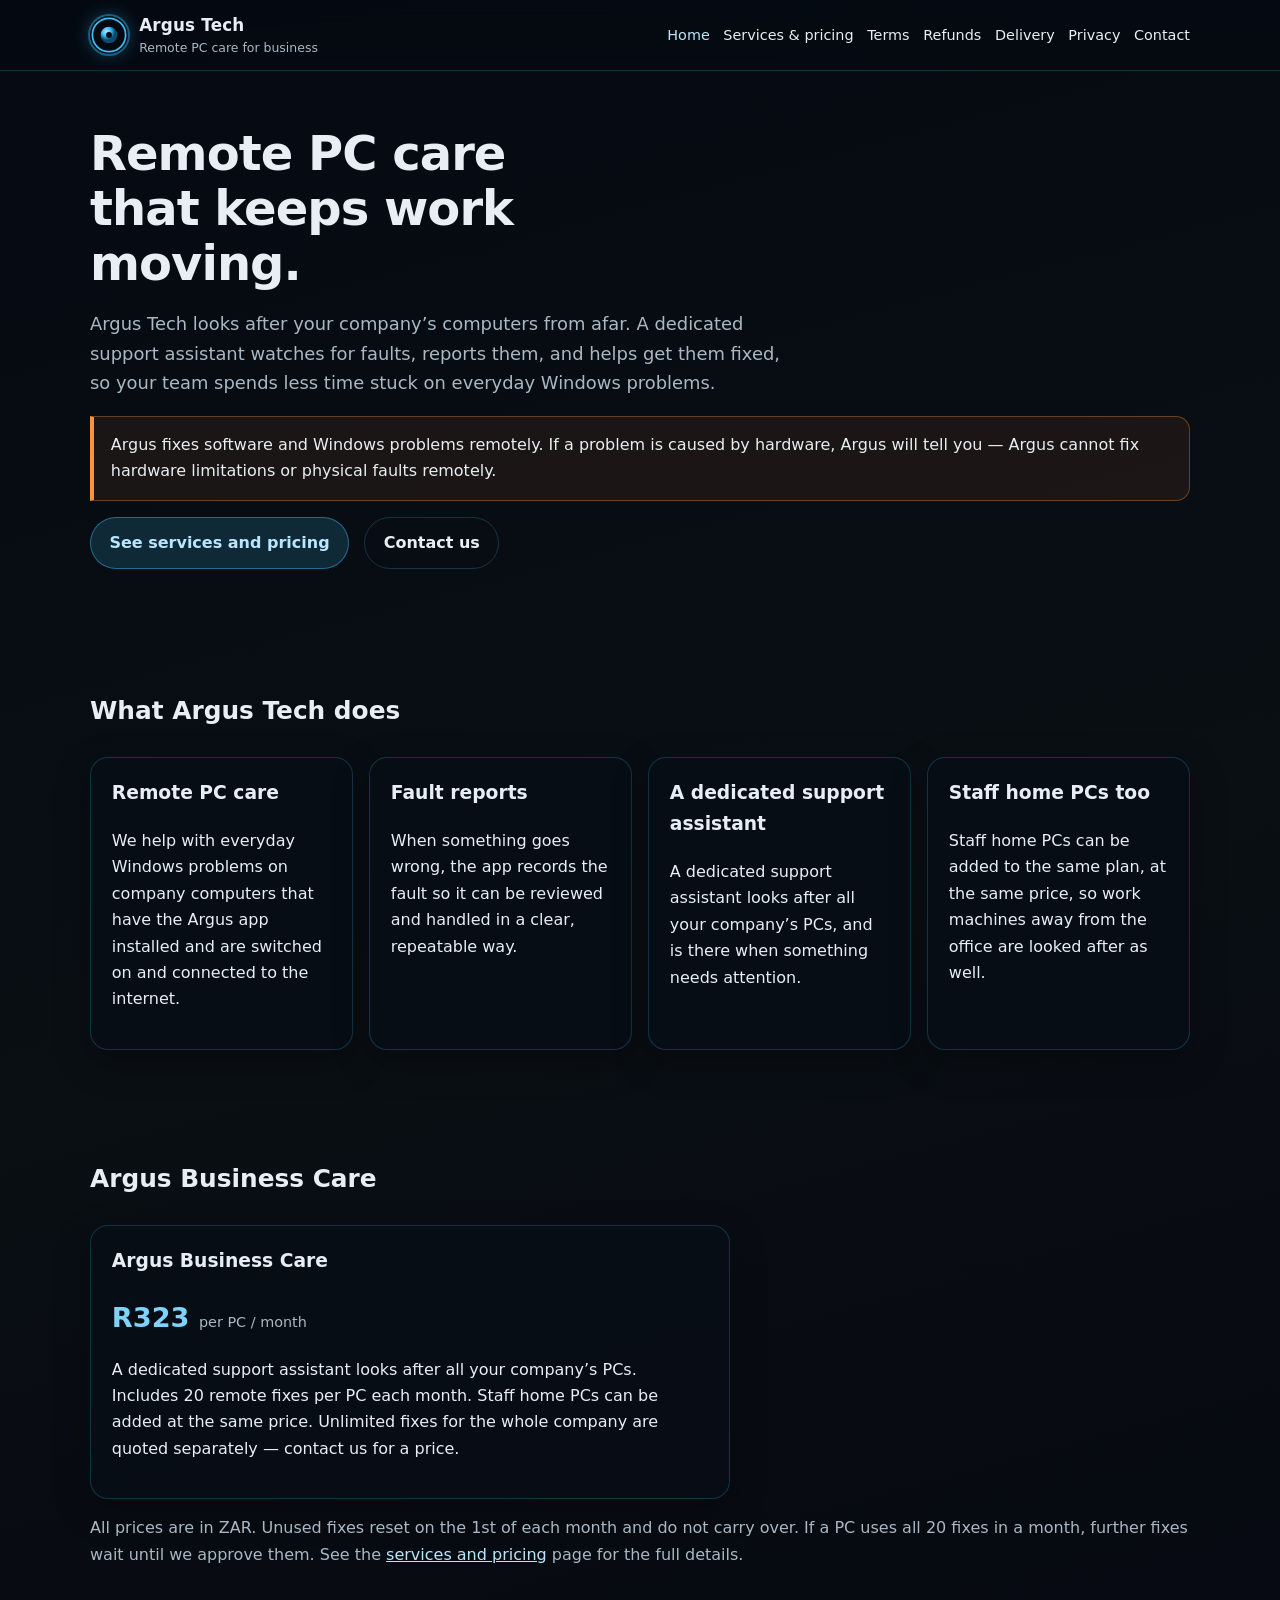
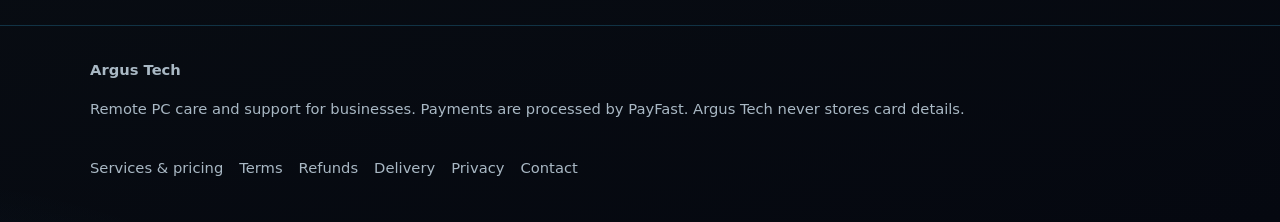
<file: index.html>
<!DOCTYPE html>
<html lang="en">
<head>
  <meta charset="utf-8">
  <meta name="viewport" content="width=device-width, initial-scale=1">
  <meta name="theme-color" content="#0a0f14">
  <title>Home · Argus Tech</title>
  <meta name="description" content="Argus Tech provides remote PC care for businesses. Argus Business Care looks after your company's PCs from afar, at R323 per PC per month, with 20 remote fixes per PC.">
  <meta name="robots" content="index,follow">
  <link rel="stylesheet" href="styles.css">
  <link rel="icon" href="favicon.svg" type="image/svg+xml">
</head>
<body>
  <header>
    <div class="wrap nav">
      <a class="brand" href="index.html">
        <img class="logo" src="logo.svg" width="38" height="38" alt="">
        <span><strong>Argus Tech</strong><span class="tag">Remote PC care for business</span></span>
      </a>
      <nav aria-label="Main"><ul><li><a href="index.html" aria-current="page">Home</a></li><li><a href="services.html">Services & pricing</a></li><li><a href="terms.html">Terms</a></li><li><a href="refunds.html">Refunds</a></li><li><a href="delivery.html">Delivery</a></li><li><a href="privacy.html">Privacy</a></li><li><a href="contact.html">Contact</a></li></ul></nav>
    </div>
  </header>

  <section class="hero" id="home">
    <div class="wrap">
      <h1>Remote PC care that keeps work moving.</h1>
      <p class="lead">Argus Tech looks after your company’s computers from afar. A dedicated support assistant watches for faults, reports them, and helps get them fixed, so your team spends less time stuck on everyday Windows problems.</p>
      <p class="note hardware">Argus fixes software and Windows problems remotely. If a problem is caused by hardware, Argus will tell you — Argus cannot fix hardware limitations or physical faults remotely.</p>
      <p><a class="cta" href="services.html">See services and pricing</a> &nbsp; <a class="cta secondary" href="contact.html">Contact us</a></p>
    </div>
  </section>
  <section class="section">
    <div class="wrap">
      <h2>What Argus Tech does</h2>
      <div class="grid cards">
        <article class="card"><h3>Remote PC care</h3><p>We help with everyday Windows problems on company computers that have the Argus app installed and are switched on and connected to the internet.</p></article>
        <article class="card"><h3>Fault reports</h3><p>When something goes wrong, the app records the fault so it can be reviewed and handled in a clear, repeatable way.</p></article>
        <article class="card"><h3>A dedicated support assistant</h3><p>A dedicated support assistant looks after all your company’s PCs, and is there when something needs attention.</p></article>
        <article class="card"><h3>Staff home PCs too</h3><p>Staff home PCs can be added to the same plan, at the same price, so work machines away from the office are looked after as well.</p></article>
      </div>
    </div>
  </section>
  <section class="section">
    <div class="wrap">
      <h2>Argus Business Care</h2>
      <div class="grid cards feature-plan">
        <article class="plan feature">
          <h3>Argus Business Care</h3>
          <p class="price">R323 <small>per PC / month</small></p>
          <p>A dedicated support assistant looks after all your company’s PCs. Includes 20 remote fixes per PC each month. Staff home PCs can be added at the same price. Unlimited fixes for the whole company are quoted separately — contact us for a price.</p>
        </article>
      </div>
      <p class="muted">All prices are in ZAR. Unused fixes reset on the 1st of each month and do not carry over. If a PC uses all 20 fixes in a month, further fixes wait until we approve them. See the <a href="services.html">services and pricing</a> page for the full details.</p>
    </div>
  </section>

  <footer>
    <div class="wrap foot">
      <div>
        <strong>Argus Tech</strong>
        <p>Remote PC care and support for businesses. Payments are processed by PayFast. Argus Tech never stores card details.</p>
      </div>
      <div class="policies">
        <a href="services.html">Services &amp; pricing</a>
        <a href="terms.html">Terms</a>
        <a href="refunds.html">Refunds</a>
        <a href="delivery.html">Delivery</a>
        <a href="privacy.html">Privacy</a>
        <a href="contact.html">Contact</a>
      </div>
    </div>
  </footer>
</body>
</html>
</file>
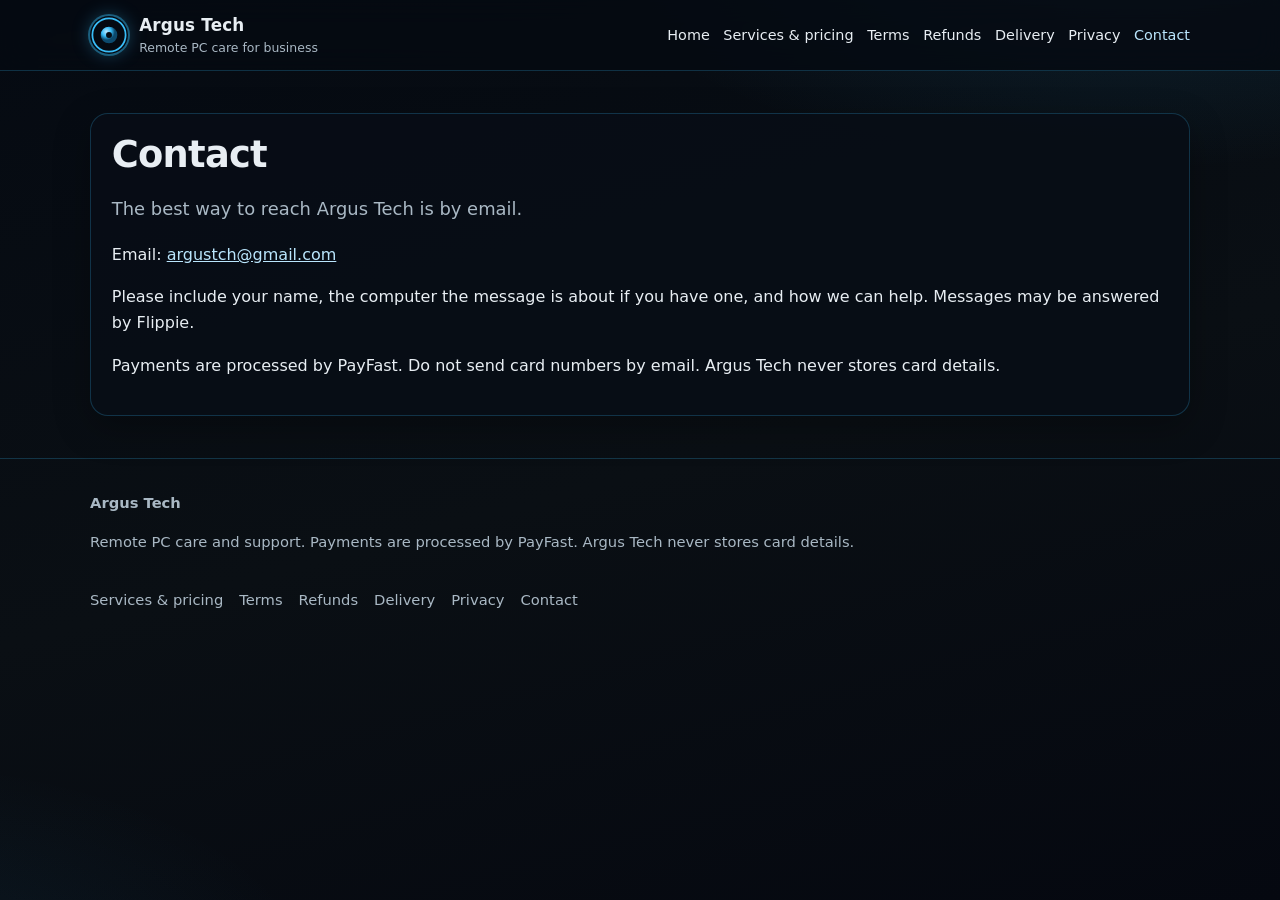
<file: contact.html>
<!DOCTYPE html>
<html lang="en">
<head>
  <meta charset="utf-8">
  <meta name="viewport" content="width=device-width, initial-scale=1">
  <meta name="theme-color" content="#0a0f14">
  <title>Contact · Argus Tech</title>
  <meta name="description" content="Contact Argus Tech by email.">
  <meta name="robots" content="index,follow">
  <link rel="stylesheet" href="styles.css">
  <link rel="icon" href="favicon.svg" type="image/svg+xml">
</head>
<body>
  <header>
    <div class="wrap nav">
      <a class="brand" href="index.html">
        <img class="logo" src="logo.svg" width="38" height="38" alt="">
        <span><strong>Argus Tech</strong><span class="tag">Remote PC care for business</span></span>
      </a>
      <nav aria-label="Main"><ul><li><a href="index.html">Home</a></li><li><a href="services.html">Services & pricing</a></li><li><a href="terms.html">Terms</a></li><li><a href="refunds.html">Refunds</a></li><li><a href="delivery.html">Delivery</a></li><li><a href="privacy.html">Privacy</a></li><li><a href="contact.html" aria-current="page">Contact</a></li></ul></nav>
    </div>
  </header>

  <section class="section">
    <div class="wrap">
      <article class="panel">
        <h1>Contact</h1>
        <p class="lead">The best way to reach Argus Tech is by email.</p>
        <p>Email: <a href="mailto:argustch@gmail.com">argustch@gmail.com</a></p>
        <p>Please include your name, the computer the message is about if you have one, and how we can help. Messages may be answered by Flippie.</p>
        <p>Payments are processed by PayFast. Do not send card numbers by email. Argus Tech never stores card details.</p>
      </article>
    </div>
  </section>

  <footer>
    <div class="wrap foot">
      <div>
        <strong>Argus Tech</strong>
        <p>Remote PC care and support. Payments are processed by PayFast. Argus Tech never stores card details.</p>
      </div>
      <div class="policies">
        <a href="services.html">Services &amp; pricing</a>
        <a href="terms.html">Terms</a>
        <a href="refunds.html">Refunds</a>
        <a href="delivery.html">Delivery</a>
        <a href="privacy.html">Privacy</a>
        <a href="contact.html">Contact</a>
      </div>
    </div>
  </footer>
</body>
</html>
</file>
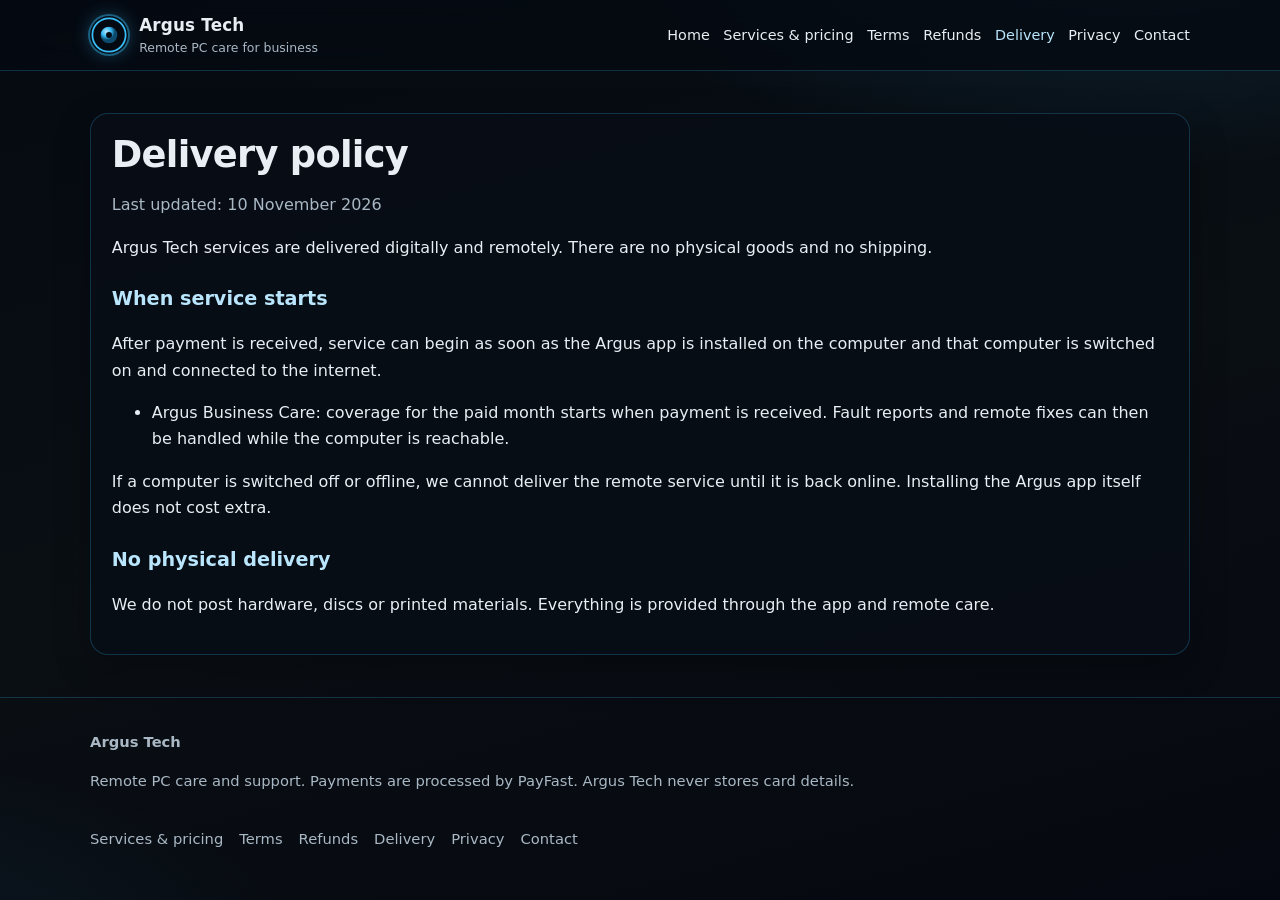
<file: delivery.html>
<!DOCTYPE html>
<html lang="en">
<head>
  <meta charset="utf-8">
  <meta name="viewport" content="width=device-width, initial-scale=1">
  <meta name="theme-color" content="#0a0f14">
  <title>Delivery policy · Argus Tech</title>
  <meta name="description" content="Argus Tech delivery policy: remote digital service, no physical shipping.">
  <meta name="robots" content="index,follow">
  <link rel="stylesheet" href="styles.css">
  <link rel="icon" href="favicon.svg" type="image/svg+xml">
</head>
<body>
  <header>
    <div class="wrap nav">
      <a class="brand" href="index.html">
        <img class="logo" src="logo.svg" width="38" height="38" alt="">
        <span><strong>Argus Tech</strong><span class="tag">Remote PC care for business</span></span>
      </a>
      <nav aria-label="Main"><ul><li><a href="index.html">Home</a></li><li><a href="services.html">Services & pricing</a></li><li><a href="terms.html">Terms</a></li><li><a href="refunds.html">Refunds</a></li><li><a href="delivery.html" aria-current="page">Delivery</a></li><li><a href="privacy.html">Privacy</a></li><li><a href="contact.html">Contact</a></li></ul></nav>
    </div>
  </header>

  <section class="section">
    <div class="wrap">
      <article class="panel">
        <h1>Delivery policy</h1>
        <p class="muted">Last updated: 10 November 2026</p>
        <p>Argus Tech services are delivered digitally and remotely. There are no physical goods and no shipping.</p>
        <h2>When service starts</h2>
        <p>After payment is received, service can begin as soon as the Argus app is installed on the computer and that computer is switched on and connected to the internet.</p>
        <ul>
          <li>Argus Business Care: coverage for the paid month starts when payment is received. Fault reports and remote fixes can then be handled while the computer is reachable.</li>
        </ul>
        <p>If a computer is switched off or offline, we cannot deliver the remote service until it is back online. Installing the Argus app itself does not cost extra.</p>
        <h2>No physical delivery</h2>
        <p>We do not post hardware, discs or printed materials. Everything is provided through the app and remote care.</p>
      </article>
    </div>
  </section>

  <footer>
    <div class="wrap foot">
      <div>
        <strong>Argus Tech</strong>
        <p>Remote PC care and support. Payments are processed by PayFast. Argus Tech never stores card details.</p>
      </div>
      <div class="policies">
        <a href="services.html">Services &amp; pricing</a>
        <a href="terms.html">Terms</a>
        <a href="refunds.html">Refunds</a>
        <a href="delivery.html">Delivery</a>
        <a href="privacy.html">Privacy</a>
        <a href="contact.html">Contact</a>
      </div>
    </div>
  </footer>
</body>
</html>
</file>
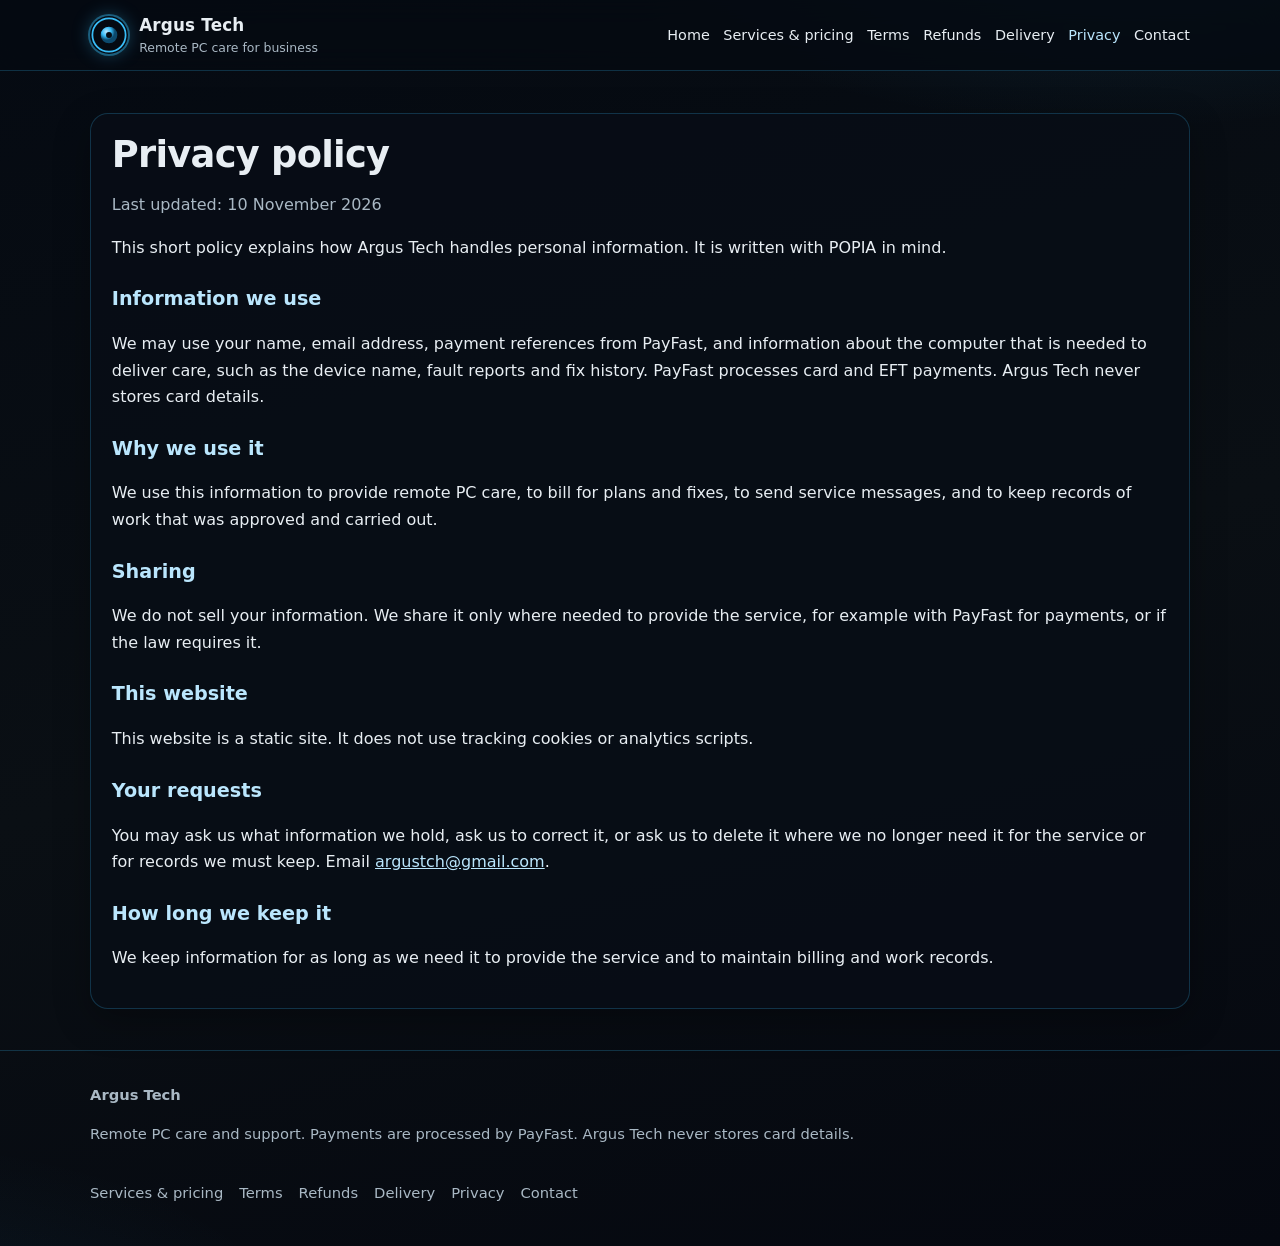
<file: privacy.html>
<!DOCTYPE html>
<html lang="en">
<head>
  <meta charset="utf-8">
  <meta name="viewport" content="width=device-width, initial-scale=1">
  <meta name="theme-color" content="#0a0f14">
  <title>Privacy policy · Argus Tech</title>
  <meta name="description" content="Argus Tech privacy policy, written with POPIA in mind.">
  <meta name="robots" content="index,follow">
  <link rel="stylesheet" href="styles.css">
  <link rel="icon" href="favicon.svg" type="image/svg+xml">
</head>
<body>
  <header>
    <div class="wrap nav">
      <a class="brand" href="index.html">
        <img class="logo" src="logo.svg" width="38" height="38" alt="">
        <span><strong>Argus Tech</strong><span class="tag">Remote PC care for business</span></span>
      </a>
      <nav aria-label="Main"><ul><li><a href="index.html">Home</a></li><li><a href="services.html">Services & pricing</a></li><li><a href="terms.html">Terms</a></li><li><a href="refunds.html">Refunds</a></li><li><a href="delivery.html">Delivery</a></li><li><a href="privacy.html" aria-current="page">Privacy</a></li><li><a href="contact.html">Contact</a></li></ul></nav>
    </div>
  </header>

  <section class="section">
    <div class="wrap">
      <article class="panel">
        <h1>Privacy policy</h1>
        <p class="muted">Last updated: 10 November 2026</p>
        <p>This short policy explains how Argus Tech handles personal information. It is written with POPIA in mind.</p>
        <h2>Information we use</h2>
        <p>We may use your name, email address, payment references from PayFast, and information about the computer that is needed to deliver care, such as the device name, fault reports and fix history. PayFast processes card and EFT payments. Argus Tech never stores card details.</p>
        <h2>Why we use it</h2>
        <p>We use this information to provide remote PC care, to bill for plans and fixes, to send service messages, and to keep records of work that was approved and carried out.</p>
        <h2>Sharing</h2>
        <p>We do not sell your information. We share it only where needed to provide the service, for example with PayFast for payments, or if the law requires it.</p>
        <h2>This website</h2>
        <p>This website is a static site. It does not use tracking cookies or analytics scripts.</p>
        <h2>Your requests</h2>
        <p>You may ask us what information we hold, ask us to correct it, or ask us to delete it where we no longer need it for the service or for records we must keep. Email <a href="mailto:argustch@gmail.com">argustch@gmail.com</a>.</p>
        <h2>How long we keep it</h2>
        <p>We keep information for as long as we need it to provide the service and to maintain billing and work records.</p>
      </article>
    </div>
  </section>

  <footer>
    <div class="wrap foot">
      <div>
        <strong>Argus Tech</strong>
        <p>Remote PC care and support. Payments are processed by PayFast. Argus Tech never stores card details.</p>
      </div>
      <div class="policies">
        <a href="services.html">Services &amp; pricing</a>
        <a href="terms.html">Terms</a>
        <a href="refunds.html">Refunds</a>
        <a href="delivery.html">Delivery</a>
        <a href="privacy.html">Privacy</a>
        <a href="contact.html">Contact</a>
      </div>
    </div>
  </footer>
</body>
</html>
</file>
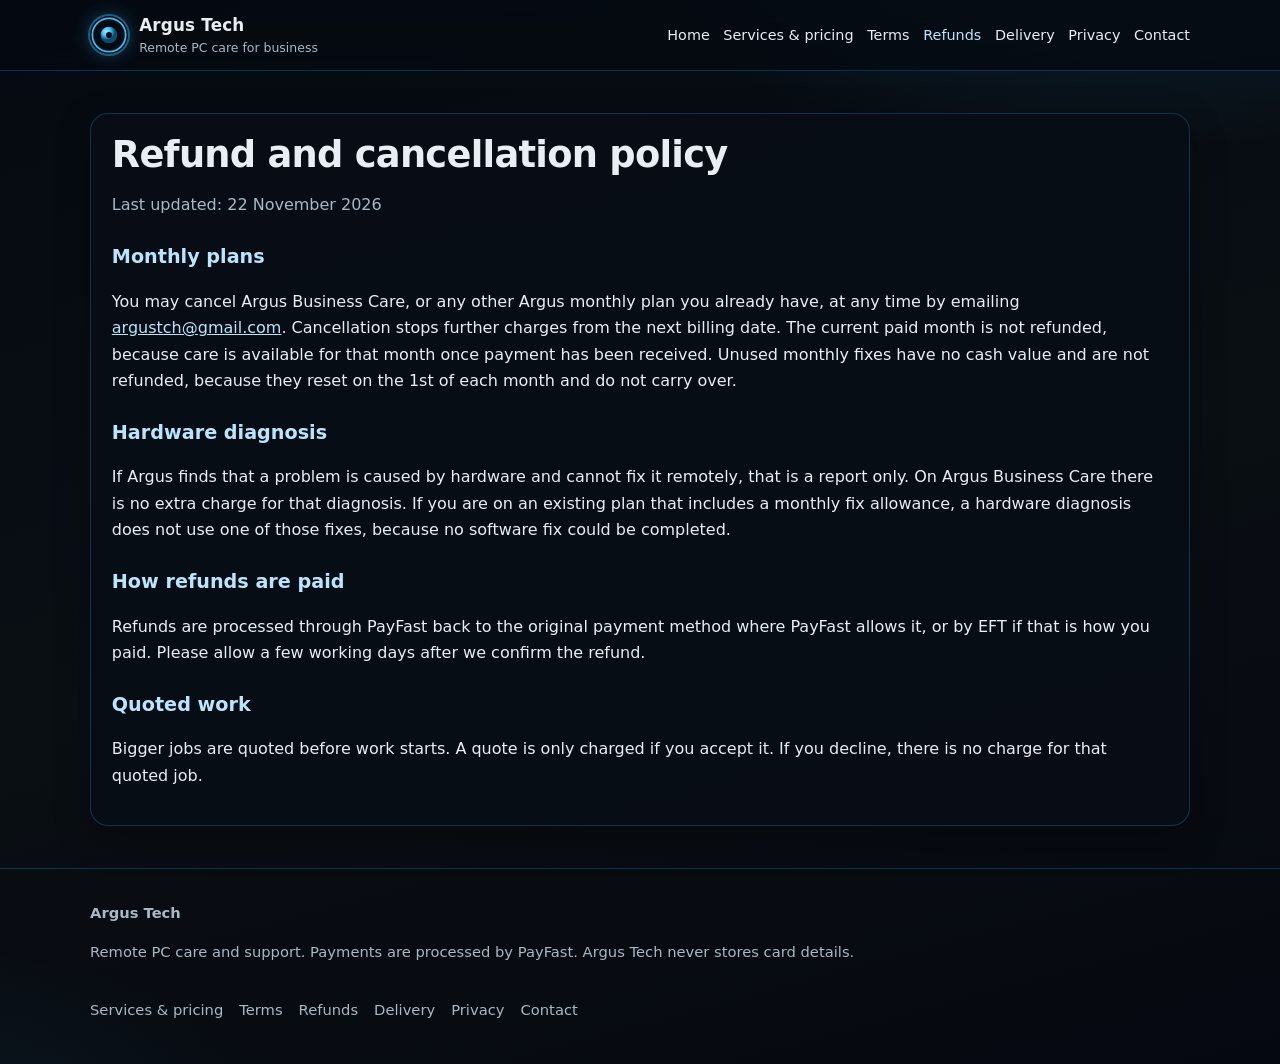
<file: refunds.html>
<!DOCTYPE html>
<html lang="en">
<head>
  <meta charset="utf-8">
  <meta name="viewport" content="width=device-width, initial-scale=1">
  <meta name="theme-color" content="#0a0f14">
  <title>Refund and cancellation policy · Argus Tech</title>
  <meta name="description" content="Argus Tech refund and cancellation policy.">
  <meta name="robots" content="index,follow">
  <link rel="stylesheet" href="styles.css">
  <link rel="icon" href="favicon.svg" type="image/svg+xml">
</head>
<body>
  <header>
    <div class="wrap nav">
      <a class="brand" href="index.html">
        <img class="logo" src="logo.svg" width="38" height="38" alt="">
        <span><strong>Argus Tech</strong><span class="tag">Remote PC care for business</span></span>
      </a>
      <nav aria-label="Main"><ul><li><a href="index.html">Home</a></li><li><a href="services.html">Services & pricing</a></li><li><a href="terms.html">Terms</a></li><li><a href="refunds.html" aria-current="page">Refunds</a></li><li><a href="delivery.html">Delivery</a></li><li><a href="privacy.html">Privacy</a></li><li><a href="contact.html">Contact</a></li></ul></nav>
    </div>
  </header>

  <section class="section">
    <div class="wrap">
      <article class="panel">
        <h1>Refund and cancellation policy</h1>
        <p class="muted">Last updated: 22 November 2026</p>
        <h2>Monthly plans</h2>
        <p>You may cancel Argus Business Care, or any other Argus monthly plan you already have, at any time by emailing <a href="mailto:argustch@gmail.com">argustch@gmail.com</a>. Cancellation stops further charges from the next billing date. The current paid month is not refunded, because care is available for that month once payment has been received. Unused monthly fixes have no cash value and are not refunded, because they reset on the 1st of each month and do not carry over.</p>
        <h2>Hardware diagnosis</h2>
        <p>If Argus finds that a problem is caused by hardware and cannot fix it remotely, that is a report only. On Argus Business Care there is no extra charge for that diagnosis. If you are on an existing plan that includes a monthly fix allowance, a hardware diagnosis does not use one of those fixes, because no software fix could be completed.</p>
        <h2>How refunds are paid</h2>
        <p>Refunds are processed through PayFast back to the original payment method where PayFast allows it, or by EFT if that is how you paid. Please allow a few working days after we confirm the refund.</p>
        <h2>Quoted work</h2>
        <p>Bigger jobs are quoted before work starts. A quote is only charged if you accept it. If you decline, there is no charge for that quoted job.</p>
      </article>
    </div>
  </section>

  <footer>
    <div class="wrap foot">
      <div>
        <strong>Argus Tech</strong>
        <p>Remote PC care and support. Payments are processed by PayFast. Argus Tech never stores card details.</p>
      </div>
      <div class="policies">
        <a href="services.html">Services &amp; pricing</a>
        <a href="terms.html">Terms</a>
        <a href="refunds.html">Refunds</a>
        <a href="delivery.html">Delivery</a>
        <a href="privacy.html">Privacy</a>
        <a href="contact.html">Contact</a>
      </div>
    </div>
  </footer>
</body>
</html>
</file>
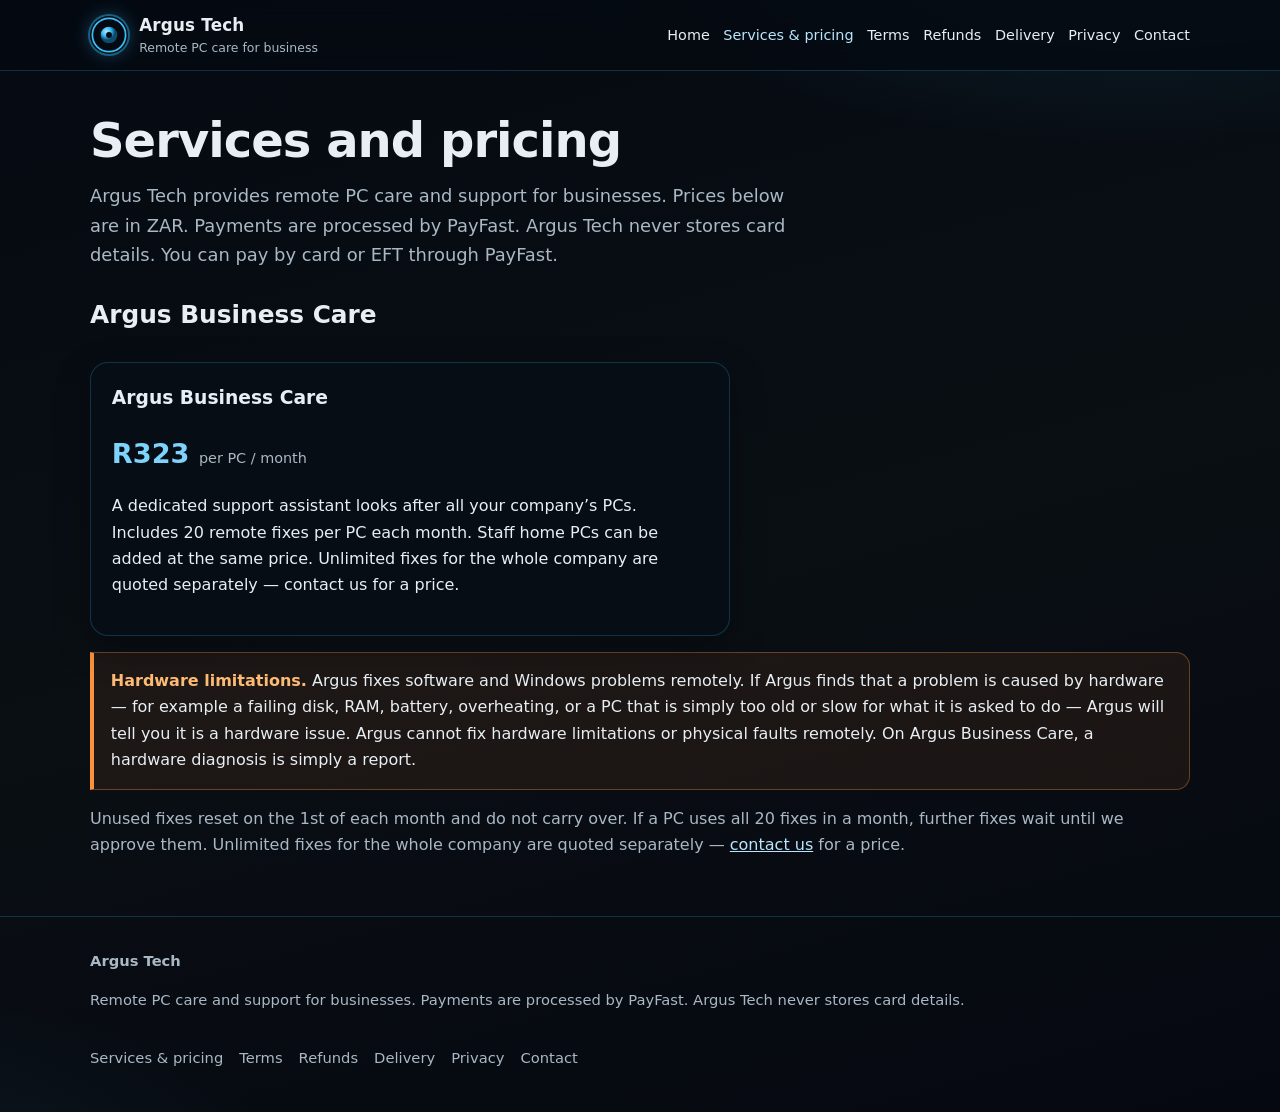
<file: services.html>
<!DOCTYPE html>
<html lang="en">
<head>
  <meta charset="utf-8">
  <meta name="viewport" content="width=device-width, initial-scale=1">
  <meta name="theme-color" content="#0a0f14">
  <title>Services and pricing · Argus Tech</title>
  <meta name="description" content="Argus Business Care is R323 per PC per month, with 20 remote fixes per PC and a dedicated support assistant for your company.">
  <meta name="robots" content="index,follow">
  <link rel="stylesheet" href="styles.css">
  <link rel="icon" href="favicon.svg" type="image/svg+xml">
</head>
<body>
  <header>
    <div class="wrap nav">
      <a class="brand" href="index.html">
        <img class="logo" src="logo.svg" width="38" height="38" alt="">
        <span><strong>Argus Tech</strong><span class="tag">Remote PC care for business</span></span>
      </a>
      <nav aria-label="Main"><ul><li><a href="index.html">Home</a></li><li><a href="services.html" aria-current="page">Services & pricing</a></li><li><a href="terms.html">Terms</a></li><li><a href="refunds.html">Refunds</a></li><li><a href="delivery.html">Delivery</a></li><li><a href="privacy.html">Privacy</a></li><li><a href="contact.html">Contact</a></li></ul></nav>
    </div>
  </header>

  <section class="section">
    <div class="wrap">
      <h1>Services and pricing</h1>
      <p class="lead">Argus Tech provides remote PC care and support for businesses. Prices below are in ZAR. Payments are processed by PayFast. Argus Tech never stores card details. You can pay by card or EFT through PayFast.</p>

      <h2>Argus Business Care</h2>
      <div class="grid cards feature-plan">
        <article class="plan feature">
          <h3>Argus Business Care</h3>
          <p class="price">R323 <small>per PC / month</small></p>
          <p>A dedicated support assistant looks after all your company’s PCs. Includes 20 remote fixes per PC each month. Staff home PCs can be added at the same price. Unlimited fixes for the whole company are quoted separately — contact us for a price.</p>
        </article>
      </div>
      <p class="note hardware"><strong>Hardware limitations.</strong> Argus fixes software and Windows problems remotely. If Argus finds that a problem is caused by hardware — for example a failing disk, RAM, battery, overheating, or a PC that is simply too old or slow for what it is asked to do — Argus will tell you it is a hardware issue. Argus cannot fix hardware limitations or physical faults remotely. On Argus Business Care, a hardware diagnosis is simply a report.</p>
      <p class="muted">Unused fixes reset on the 1st of each month and do not carry over. If a PC uses all 20 fixes in a month, further fixes wait until we approve them. Unlimited fixes for the whole company are quoted separately — <a href="contact.html">contact us</a> for a price.</p>
    </div>
  </section>

  <footer>
    <div class="wrap foot">
      <div>
        <strong>Argus Tech</strong>
        <p>Remote PC care and support for businesses. Payments are processed by PayFast. Argus Tech never stores card details.</p>
      </div>
      <div class="policies">
        <a href="services.html">Services &amp; pricing</a>
        <a href="terms.html">Terms</a>
        <a href="refunds.html">Refunds</a>
        <a href="delivery.html">Delivery</a>
        <a href="privacy.html">Privacy</a>
        <a href="contact.html">Contact</a>
      </div>
    </div>
  </footer>
</body>
</html>
</file>
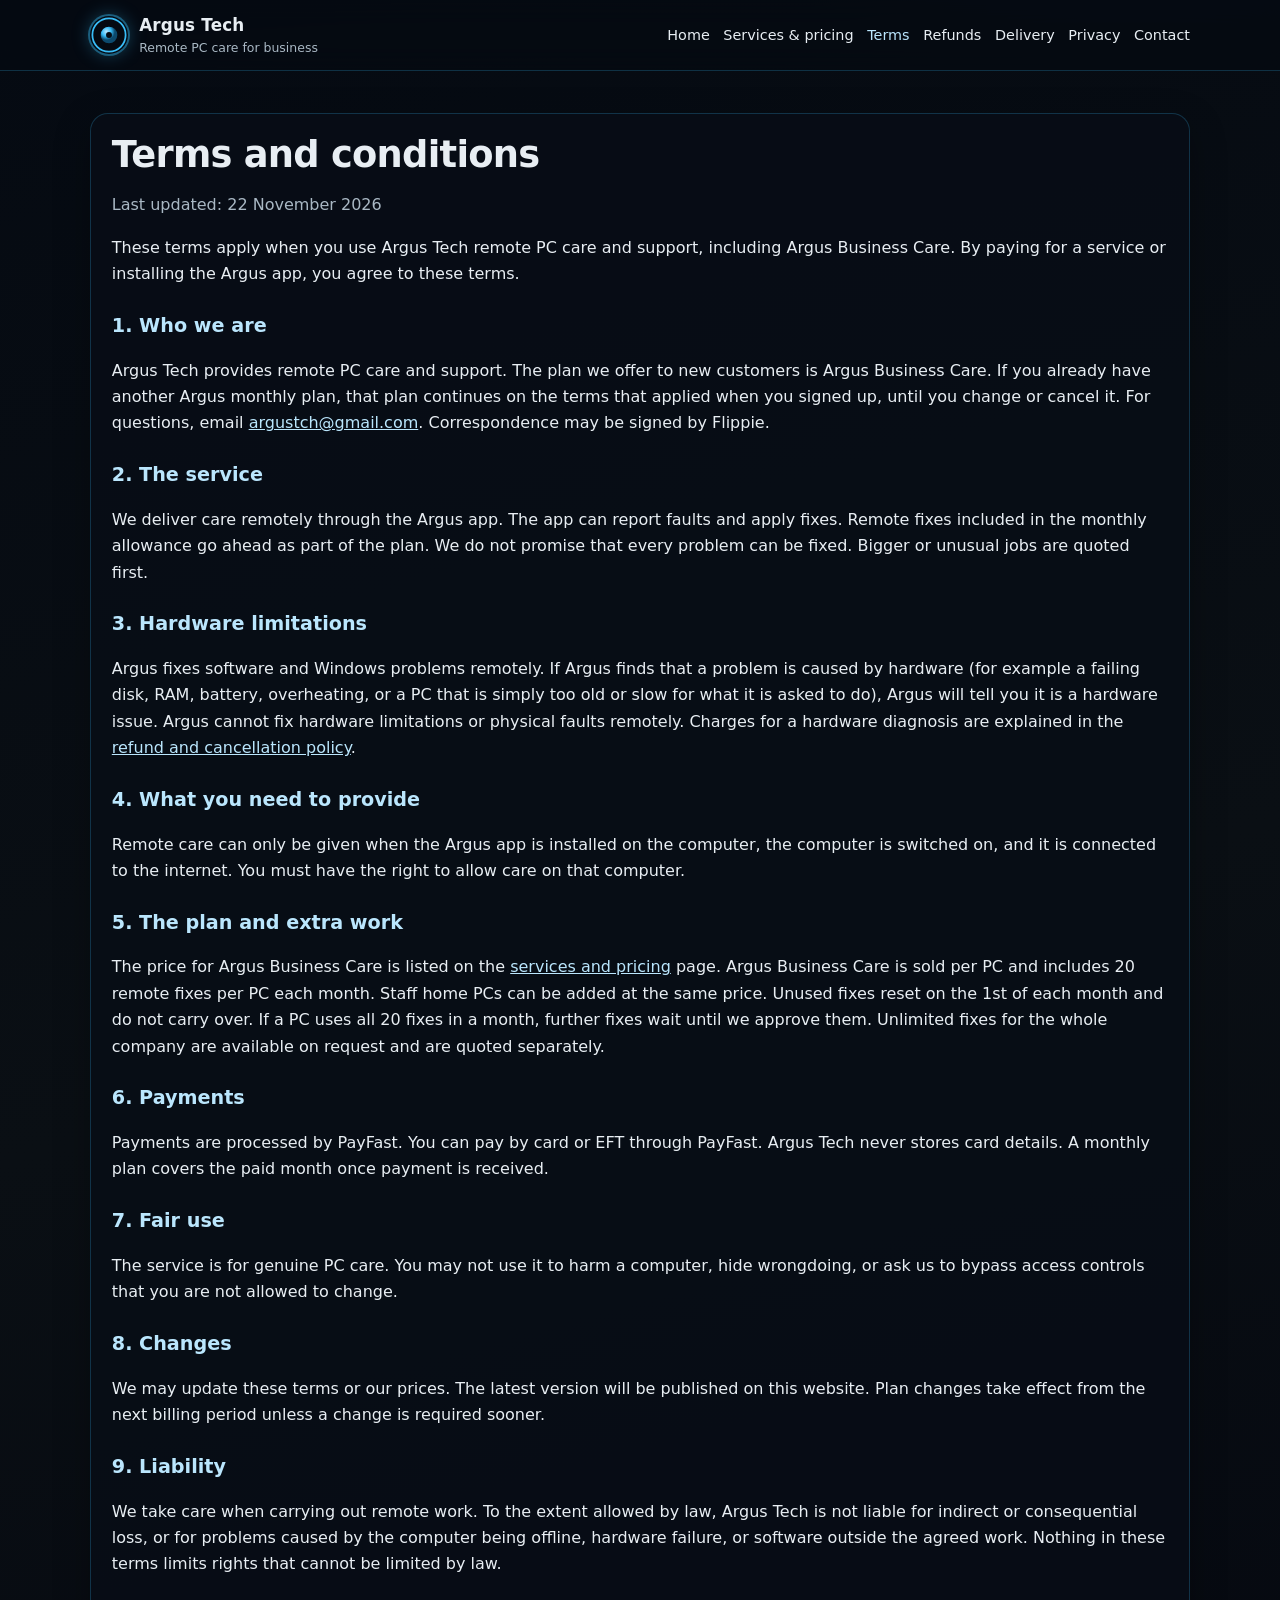
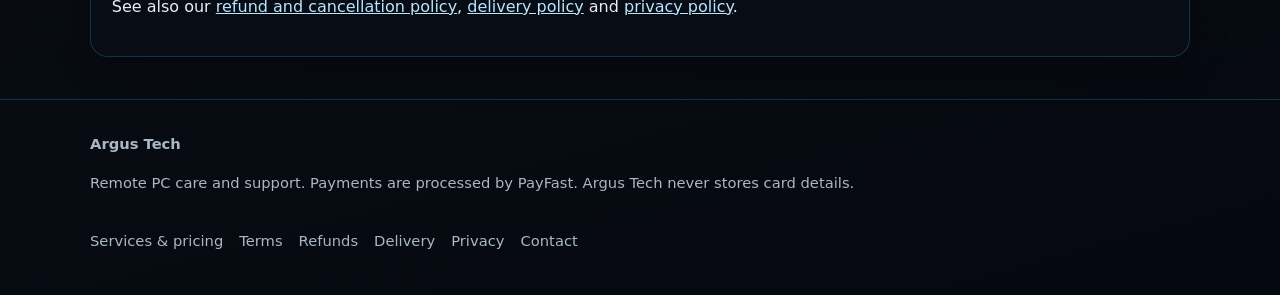
<file: terms.html>
<!DOCTYPE html>
<html lang="en">
<head>
  <meta charset="utf-8">
  <meta name="viewport" content="width=device-width, initial-scale=1">
  <meta name="theme-color" content="#0a0f14">
  <title>Terms and conditions · Argus Tech</title>
  <meta name="description" content="Argus Tech terms and conditions for remote PC care and support.">
  <meta name="robots" content="index,follow">
  <link rel="stylesheet" href="styles.css">
  <link rel="icon" href="favicon.svg" type="image/svg+xml">
</head>
<body>
  <header>
    <div class="wrap nav">
      <a class="brand" href="index.html">
        <img class="logo" src="logo.svg" width="38" height="38" alt="">
        <span><strong>Argus Tech</strong><span class="tag">Remote PC care for business</span></span>
      </a>
      <nav aria-label="Main"><ul><li><a href="index.html">Home</a></li><li><a href="services.html">Services & pricing</a></li><li><a href="terms.html" aria-current="page">Terms</a></li><li><a href="refunds.html">Refunds</a></li><li><a href="delivery.html">Delivery</a></li><li><a href="privacy.html">Privacy</a></li><li><a href="contact.html">Contact</a></li></ul></nav>
    </div>
  </header>

  <section class="section">
    <div class="wrap">
      <article class="panel">
        <h1>Terms and conditions</h1>
        <p class="muted">Last updated: 22 November 2026</p>
        <p>These terms apply when you use Argus Tech remote PC care and support, including Argus Business Care. By paying for a service or installing the Argus app, you agree to these terms.</p>
        <h2>1. Who we are</h2>
        <p>Argus Tech provides remote PC care and support. The plan we offer to new customers is Argus Business Care. If you already have another Argus monthly plan, that plan continues on the terms that applied when you signed up, until you change or cancel it. For questions, email <a href="mailto:argustch@gmail.com">argustch@gmail.com</a>. Correspondence may be signed by Flippie.</p>
        <h2>2. The service</h2>
        <p>We deliver care remotely through the Argus app. The app can report faults and apply fixes. Remote fixes included in the monthly allowance go ahead as part of the plan. We do not promise that every problem can be fixed. Bigger or unusual jobs are quoted first.</p>
        <h2>3. Hardware limitations</h2>
        <p>Argus fixes software and Windows problems remotely. If Argus finds that a problem is caused by hardware (for example a failing disk, RAM, battery, overheating, or a PC that is simply too old or slow for what it is asked to do), Argus will tell you it is a hardware issue. Argus cannot fix hardware limitations or physical faults remotely. Charges for a hardware diagnosis are explained in the <a href="refunds.html">refund and cancellation policy</a>.</p>
        <h2>4. What you need to provide</h2>
        <p>Remote care can only be given when the Argus app is installed on the computer, the computer is switched on, and it is connected to the internet. You must have the right to allow care on that computer.</p>
        <h2>5. The plan and extra work</h2>
        <p>The price for Argus Business Care is listed on the <a href="services.html">services and pricing</a> page. Argus Business Care is sold per PC and includes 20 remote fixes per PC each month. Staff home PCs can be added at the same price. Unused fixes reset on the 1st of each month and do not carry over. If a PC uses all 20 fixes in a month, further fixes wait until we approve them. Unlimited fixes for the whole company are available on request and are quoted separately.</p>
        <h2>6. Payments</h2>
        <p>Payments are processed by PayFast. You can pay by card or EFT through PayFast. Argus Tech never stores card details. A monthly plan covers the paid month once payment is received.</p>
        <h2>7. Fair use</h2>
        <p>The service is for genuine PC care. You may not use it to harm a computer, hide wrongdoing, or ask us to bypass access controls that you are not allowed to change.</p>
        <h2>8. Changes</h2>
        <p>We may update these terms or our prices. The latest version will be published on this website. Plan changes take effect from the next billing period unless a change is required sooner.</p>
        <h2>9. Liability</h2>
        <p>We take care when carrying out remote work. To the extent allowed by law, Argus Tech is not liable for indirect or consequential loss, or for problems caused by the computer being offline, hardware failure, or software outside the agreed work. Nothing in these terms limits rights that cannot be limited by law.</p>
        <p>See also our <a href="refunds.html">refund and cancellation policy</a>, <a href="delivery.html">delivery policy</a> and <a href="privacy.html">privacy policy</a>.</p>
      </article>
    </div>
  </section>

  <footer>
    <div class="wrap foot">
      <div>
        <strong>Argus Tech</strong>
        <p>Remote PC care and support. Payments are processed by PayFast. Argus Tech never stores card details.</p>
      </div>
      <div class="policies">
        <a href="services.html">Services &amp; pricing</a>
        <a href="terms.html">Terms</a>
        <a href="refunds.html">Refunds</a>
        <a href="delivery.html">Delivery</a>
        <a href="privacy.html">Privacy</a>
        <a href="contact.html">Contact</a>
      </div>
    </div>
  </footer>
</body>
</html>
</file>
<file: styles.css>
/* Argus Tech public site — blue palette from the Argus agent icon
   and UI (ArgusTech.ico, agent_ui.html --accent-2 / --bg) and the
   named Argus sky token in argus-room-skin.css. System fonts only;
   no external stylesheets or tracking. */
:root {
  --bg0: #050a12;
  --bg1: #0a0f14;
  --ink: #e8eef3;
  --dim: #a9b8c4;
  --accent: #38bdf8;
  --accent2: #7dd3fc;
  --sky: #38bdf8;
  --warn: #fb923c;
  --gold: #f5b93c;
  --line: rgba(56, 189, 248, 0.22);
  --panel: rgba(8, 14, 22, 0.92);
  --card: rgba(8, 14, 22, 0.88);
  --mint: #bae6fd;
  --font: system-ui, -apple-system, "Segoe UI", Roboto, sans-serif;
  --radius: 18px;
  --shadow: 0 12px 36px rgba(0, 0, 0, 0.28);
}
* { box-sizing: border-box; }
html { scroll-behavior: smooth; }
body {
  margin: 0;
  font-family: var(--font);
  color: var(--ink);
  background:
    radial-gradient(1000px 480px at 88% -12%, rgba(56, 189, 248, 0.16), transparent 58%),
    radial-gradient(820px 420px at -10% 110%, rgba(56, 189, 248, 0.08), transparent 55%),
    linear-gradient(165deg, var(--bg0), var(--bg1) 52%, #050810);
  line-height: 1.65;
  min-height: 100vh;
}
a { color: var(--mint); }
a:hover { color: var(--accent2); }
img { max-width: 100%; height: auto; }
.wrap { width: min(1100px, calc(100% - 2.4rem)); margin: 0 auto; }
header {
  position: sticky; top: 0; z-index: 20;
  background: rgba(5, 10, 18, 0.82);
  backdrop-filter: blur(14px);
  border-bottom: 1px solid var(--line);
}
.nav {
  display: flex; align-items: center; justify-content: space-between;
  gap: 1rem; padding: 0.75rem 0;
}
.brand { display: flex; align-items: center; gap: 0.7rem; text-decoration: none; color: inherit; }
.brand img.logo, .mark {
  width: 38px; height: 38px; border-radius: 50%;
  flex: 0 0 auto;
  box-shadow: 0 0 0 2px rgba(56, 189, 248, 0.4), 0 0 18px rgba(56, 189, 248, 0.35);
}
.mark {
  background: radial-gradient(circle at 35% 30%, #bae6fd, #38bdf8 52%, #0c4a6e);
  position: relative;
}
.mark::before {
  content: "";
  position: absolute;
  inset: 28%;
  border-radius: 50%;
  background: #050a12;
}
.brand strong { display: block; font-size: 1.05rem; letter-spacing: 0.01em; font-weight: 700; }
.brand span.tag { display: block; color: var(--dim); font-size: 0.78rem; margin-top: -0.12rem; }
nav ul { display: flex; flex-wrap: wrap; gap: 0.35rem 0.85rem; list-style: none; padding: 0; margin: 0; }
nav a { text-decoration: none; color: var(--ink); font-size: 0.9rem; }
nav a:hover, nav a[aria-current="page"] { color: var(--mint); }
.hero {
  padding: 3.4rem 0 2.4rem;
}
.hero h1, .section h1 {
  font-size: clamp(2rem, 4vw, 3rem);
  line-height: 1.15;
  margin: 0 0 0.8rem;
  letter-spacing: -0.02em;
}
.hero h1 { max-width: 16ch; }
.lead { font-size: 1.12rem; color: var(--dim); max-width: 44rem; }
.grid { display: grid; gap: 1rem; }
.cards { grid-template-columns: repeat(auto-fit, minmax(230px, 1fr)); margin: 1.6rem 0 0; }
.card, .plan, article.panel {
  background: var(--panel);
  border: 1px solid var(--line);
  border-radius: var(--radius);
  padding: 1.25rem 1.3rem;
  box-shadow: var(--shadow);
}
.card h3, .plan h3 { margin-top: 0; }
.price { font-size: 1.7rem; font-weight: 700; color: var(--accent2); }
.price small { font-size: 0.9rem; font-weight: 500; color: var(--dim); }
.muted { color: var(--dim); }
.section { padding: 2.6rem 0; }
.section h2 { font-size: 1.55rem; margin: 1.6rem 0 0.8rem; }
.section > .wrap > h1 + .lead { margin-top: 0; }
.note {
  background: rgba(56, 189, 248, 0.08);
  border-left: 4px solid var(--accent);
  border: 1px solid var(--line);
  border-left: 4px solid var(--accent);
  padding: 0.95rem 1.05rem;
  border-radius: 0 14px 14px 0;
  color: var(--ink);
}
.note.hardware, .hardware {
  background: rgba(251, 146, 60, 0.08);
  border: 1px solid rgba(251, 146, 60, 0.35);
  border-left: 4px solid var(--warn);
  color: var(--ink);
}
.note strong, .hardware strong { color: #fdba74; }
table { width: 100%; border-collapse: collapse; background: var(--panel); border-radius: 14px; overflow: hidden; border: 1px solid var(--line); }
th, td { text-align: left; padding: 0.75rem 0.85rem; border-bottom: 1px solid var(--line); vertical-align: top; }
th { background: rgba(56, 189, 248, 0.12); font-weight: 600; color: var(--mint); }
tr:last-child td { border-bottom: 0; }
.cta {
  display: inline-block;
  background: rgba(56, 189, 248, 0.16);
  color: var(--mint);
  text-decoration: none;
  padding: 0.75rem 1.15rem;
  border-radius: 999px;
  font-weight: 650;
  border: 1px solid rgba(56, 189, 248, 0.45);
}
.cta:hover { background: rgba(56, 189, 248, 0.26); color: #fff; }
.cta.secondary {
  background: transparent;
  color: var(--ink);
  border: 1px solid var(--line);
}
.cta.secondary:hover { border-color: rgba(56, 189, 248, 0.45); color: var(--mint); }
footer {
  border-top: 1px solid var(--line);
  padding: 2rem 0 2.6rem;
  color: var(--dim);
  font-size: 0.92rem;
}
.foot { display: flex; flex-wrap: wrap; gap: 1.2rem; justify-content: space-between; }
.policies { display: flex; flex-wrap: wrap; gap: 0.7rem 1rem; }
.policies a { color: var(--dim); text-decoration: none; }
.policies a:hover { color: var(--mint); }
article.panel h1 { font-size: clamp(1.7rem, 3vw, 2.3rem); }
article.panel h2 { font-size: 1.2rem; margin-top: 1.4rem; color: var(--mint); }
@media (max-width: 720px) {
  .nav { flex-direction: column; align-items: flex-start; }
  .hero { padding-top: 2rem; }
  table { font-size: 0.92rem; }
}

/* Single Business Care card, not a multi-plan grid */
.cards.feature-plan {
  grid-template-columns: minmax(280px, 40rem);
}
.plan.feature .price { margin: 0.2rem 0 0.7rem; }
</file>
